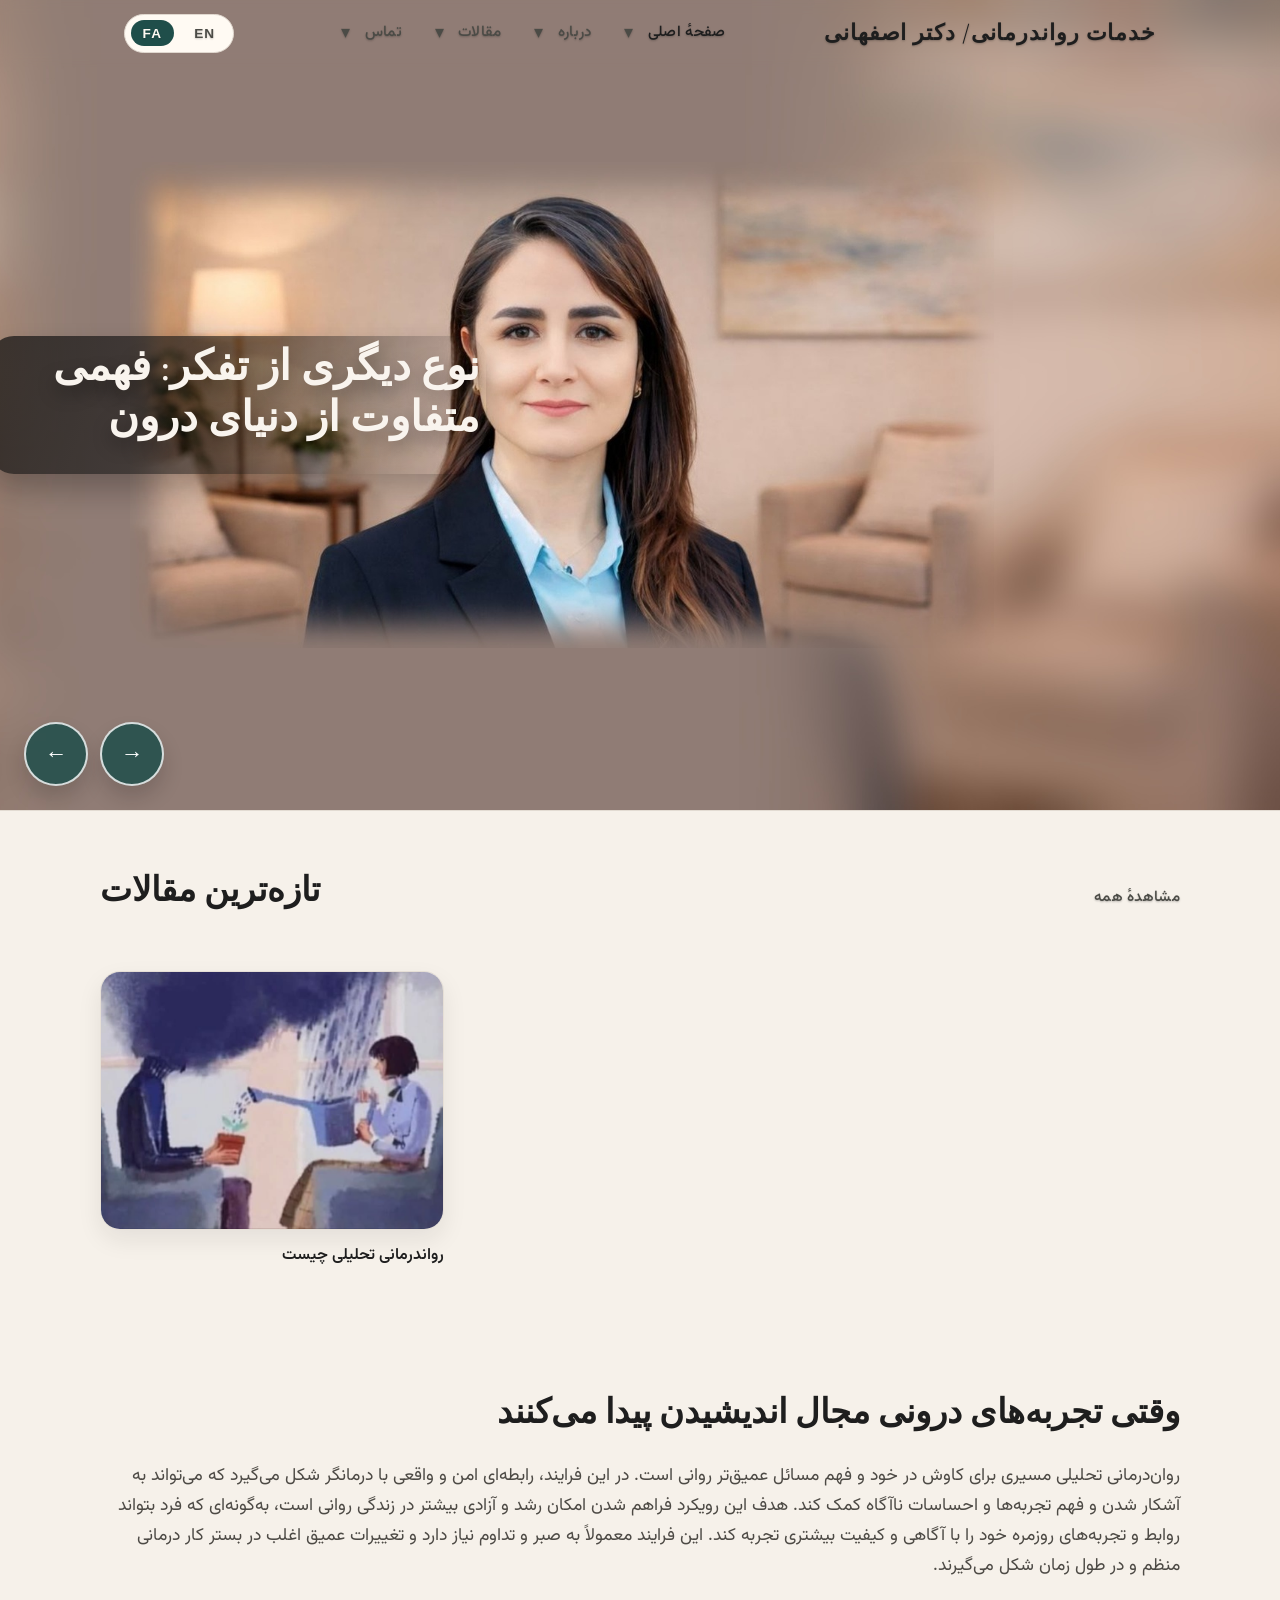
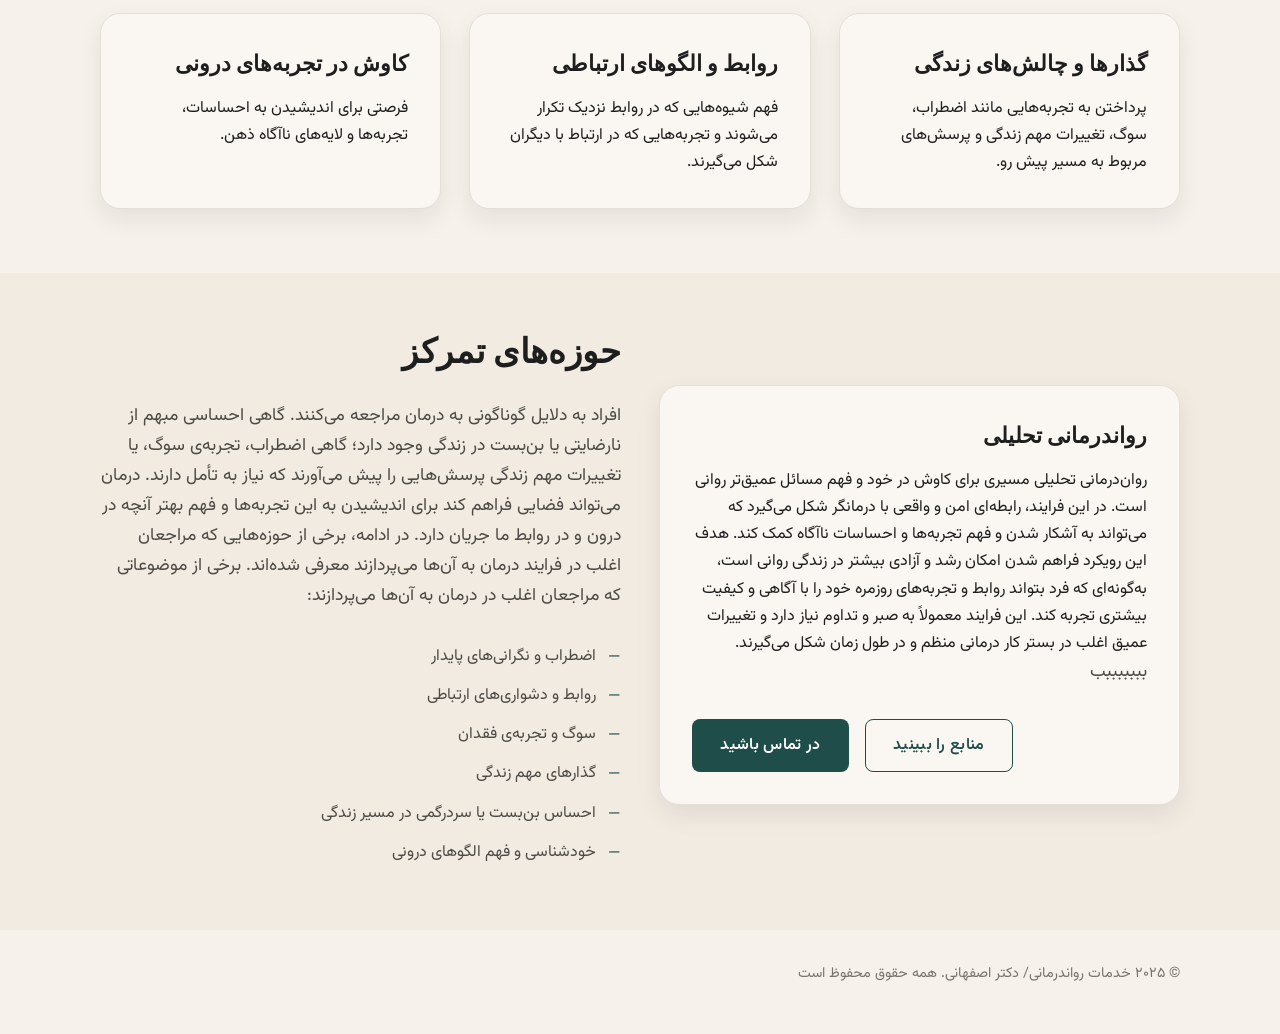
<file: index.html>
<!doctype html>
<html lang="fa">
  <head>
    <meta charset="UTF-8" />
    <meta name="viewport" content="width=device-width, initial-scale=1.0" />
    <title data-field="homePageTitle">Esfahani Therapy | Home</title>
    <meta
      name="description"
      content="Esfahani Therapy offers compassionate support and evidence-based care."
      data-content="homePageDescription"
    />
    <link rel="stylesheet" href="styles.css" />
  </head>
  <body class="home">
    <header class="site-header">
      <div class="container">
        <div class="nav-ribbon">
          <a class="logo" href="index.html" data-field="siteName"
            >Esfahani Therapy</a
          >
          <button
            class="nav-toggle"
            type="button"
            aria-label="Open menu"
            aria-expanded="false"
            data-nav-toggle
            data-aria-label="navMenuAriaLabel"
          >
            <span class="nav-toggle-icon" aria-hidden="true"></span>
          </button>
          <nav class="nav">
            <div class="nav-item">
              <a class="nav-link active" href="index.html" data-field="navHomeLabel"
                >Home</a
              >
              <button
                class="nav-arrow"
                type="button"
                aria-label="Show home highlights"
                data-aria-label="navHomeHighlightsAria"
              ></button>
              <div class="nav-dropdown">
                <p class="nav-dropdown-label" data-field="navHomeOverviewLabel">
                  Home overview
                </p>
                <p data-field="navHomeOverviewBody">
                  Preview the therapy philosophy and areas of focus.
                </p>
                <a class="nav-sub-link" href="index.html#home-overview"
                  data-field="homeSectionTitle"
                  >Therapy that honors complexity</a
                >
                <a class="nav-sub-link" href="index.html#focus"
                  data-field="focusSectionTitle"
                  >Areas of focus</a
                >
              </div>
            </div>
            <div class="nav-item">
              <a class="nav-link" href="about.html" data-field="navAboutLabel"
                >About</a
              >
              <button
                class="nav-arrow"
                type="button"
                aria-label="Show about highlights"
                data-aria-label="navAboutHighlightsAria"
              ></button>
              <div class="nav-dropdown">
                <p class="nav-dropdown-label" data-field="navAboutLabel">About</p>
                <p data-field="navAboutOverviewBody">
                  Learn about the practice, values, and background.
                </p>
                <a class="nav-sub-link" href="about.html#about-story"
                  data-field="navAboutStoryLabel"
                  >Our story</a
                >
                <a class="nav-sub-link" href="about.html#about-values"
                  data-field="navAboutValuesLabel"
                  >Guiding values</a
                >
                <a class="nav-sub-link" href="about.html#about-credentials"
                  data-field="navAboutCredentialsLabel"
                  >Credentials</a
                >
              </div>
            </div>
            <div class="nav-item">
              <a
                class="nav-link"
                href="articles.html"
                data-field="navArticlesLabel"
                >Articles</a
              >
              <button
                class="nav-arrow"
                type="button"
                aria-label="Show article topics"
                data-aria-label="navArticlesHighlightsAria"
              ></button>
              <div class="nav-dropdown">
                <p class="nav-dropdown-label" data-field="navArticlesLabel">
                  Articles
                </p>
                <p data-field="navArticlesOverviewBody">
                  Read reflections on emotional health and relationships.
                </p>
                <a class="nav-sub-link" href="articles.html#articles-listing"
                  data-field="navArticlesFeaturedLabel"
                  >Featured reflections</a
                >
                <a class="nav-sub-link" href="articles.html#articles-resources"
                  data-field="navArticlesResourcesLabel"
                  >Upcoming resources</a
                >
              </div>
            </div>
            <div class="nav-item">
              <a class="nav-link" href="contact.html" data-field="navContactLabel"
                >Contact</a
              >
              <button
                class="nav-arrow"
                type="button"
                aria-label="Show contact options"
                data-aria-label="navContactHighlightsAria"
              ></button>
              <div class="nav-dropdown">
                <p class="nav-dropdown-label" data-field="navContactLabel">
                  Contact
                </p>
                <p data-field="navContactOverviewBody">
                  Reach out for consultations or ongoing therapy.
                </p>
                <a class="nav-sub-link" href="contact.html#contact-details"
                  data-field="navContactEmailPhoneLabel"
                  >Email and phone</a
                >
                <a class="nav-sub-link" href="contact.html#contact-hours"
                  data-field="navContactOfficeHoursLabel"
                  >Office hours</a
                >
              </div>
            </div>
          </nav>
          <div class="language-toggle" role="group" aria-label="Language selection" data-aria-label="languageSelectionAriaLabel">
            <button
              class="language-button"
              type="button"
              data-language-toggle
              data-language="en"
              aria-pressed="false"
            >
              EN
            </button>
            <button
              class="language-button"
              type="button"
              data-language-toggle
              data-language="fa"
              aria-pressed="false"
            >
              FA
            </button>
          </div>
        </div>
      </div>
    </header>

    <main>
      <section class="hero hero-slider" aria-label="Featured highlights" data-aria-label="heroSectionAriaLabel">
        <div class="hero-media">
          <div class="hero-slides">
            <div class="hero-slide is-active">
              <div class="slide__copy hero-content">
                <h1 data-field="heroSlideOneHeadline">
                  Another kind of thinking: a different understanding of the inner world
                </h1>
              </div>
              <div class="slide__media">
                <picture>
                  <source media="(max-width: 768px)" srcset="uploads/hero_dominant_A_minus40_clean2.jpg" />
                  <source media="(min-width: 769px)" srcset="uploads/hero_pic1_16x9_1920x1080.jpg" />
                  <img
                    src="uploads/hero_pic1_16x9_1920x1080.jpg"
                    alt="Warm neutral textures layered in soft light"
                  />
                </picture>
              </div>
            </div>
          </div>
        </div>
        <div class="hero-controls-bar">
          <div class="hero-media-controls">
            <button
              class="hero-arrow"
              type="button"
              data-direction="prev"
              aria-label="Previous slide"
              data-aria-label="heroPrevSlideAriaLabel"
            >
              <span aria-hidden="true">←</span>
            </button>
            <button
              class="hero-arrow"
              type="button"
              data-direction="next"
              aria-label="Next slide"
              data-aria-label="heroNextSlideAriaLabel"
            >
              <span aria-hidden="true">→</span>
            </button>
          </div>
        </div>
        <div class="container hero-grid"></div>
      </section>

      <section class="section latest-articles-section" id="latest-articles">
        <div class="container">
          <div class="section-header">
            <h2 data-field="latestArticlesHeading">Latest articles</h2>
            <a class="nav-link" href="articles.html" data-field="latestArticlesViewAll">View all</a>
          </div>
          <div class="latest-articles" id="latest-articles-list"></div>
        </div>
      </section>

      <section class="section" id="home-overview">
        <div class="container">
          <h2 data-field="homeSectionTitle">Therapy that honors complexity</h2>
          <p class="lead" data-field="homeSectionLead">
            Our work is collaborative, thoughtful, and rooted in evidence-based
            practice—guided by warmth, honesty, and curiosity.
          </p>
          <div class="grid" id="home-cards"></div>
        </div>
      </section>

      <section class="section section-muted" id="focus">
        <div class="container">
          <div class="hero-grid">
            <div>
              <h2 data-field="focusSectionTitle">Areas of focus</h2>
              <p class="lead" data-field="focusSectionLead">
                Therapy can be a place to unpack anxiety, transitions, grief,
                or the question of “what’s next.” We support clients who are
                ready to engage with themselves more deeply.
              </p>
              <div class="list" id="focus-list"></div>
            </div>
            <div class="card">
              <h3 data-field="approachTitle">Approach</h3>
              <p data-field="approachBody">
                We work relationally and integratively, combining insight with
                practical tools. Sessions are paced with care and grounded in
                your goals.
              </p>
              <p class="lead" data-field="approachLead">
                Virtual appointments available. In-person sessions by request.
              </p>
              <div class="contact-actions">
                <a
                  class="button primary"
                  href="contact.html"
                  data-field="approachPrimaryCtaLabel"
                  data-href="approachPrimaryCtaLink"
                  >Get in touch</a
                >
                <a
                  class="button ghost"
                  href="articles.html"
                  data-field="approachSecondaryCtaLabel"
                  data-href="approachSecondaryCtaLink"
                  >Explore resources</a
                >
              </div>
            </div>
          </div>
        </div>
      </section>
    </main>

    <footer class="site-footer">
      <div class="container">
        <p data-field="footerText">© 2025 Esfahani Therapy. All rights reserved.</p>
      </div>
    </footer>

    <div
      class="mobile-contact"
      aria-label="Mobile contact actions"
      data-aria-label="mobileContactAriaLabel"
    >
      <a
        class="button primary"
        href="tel:+10000000000"
        data-field="phoneLabel"
        data-href="phoneLink"
        >Call</a
      >
      <a
        class="button ghost"
        href="mailto:hello@esfahani-therapy.com"
        data-field="emailLabel"
        data-href="emailLink"
        >Email</a
      >
    </div>
    <script src="site.js"></script>
  </body>
</html>
</file>
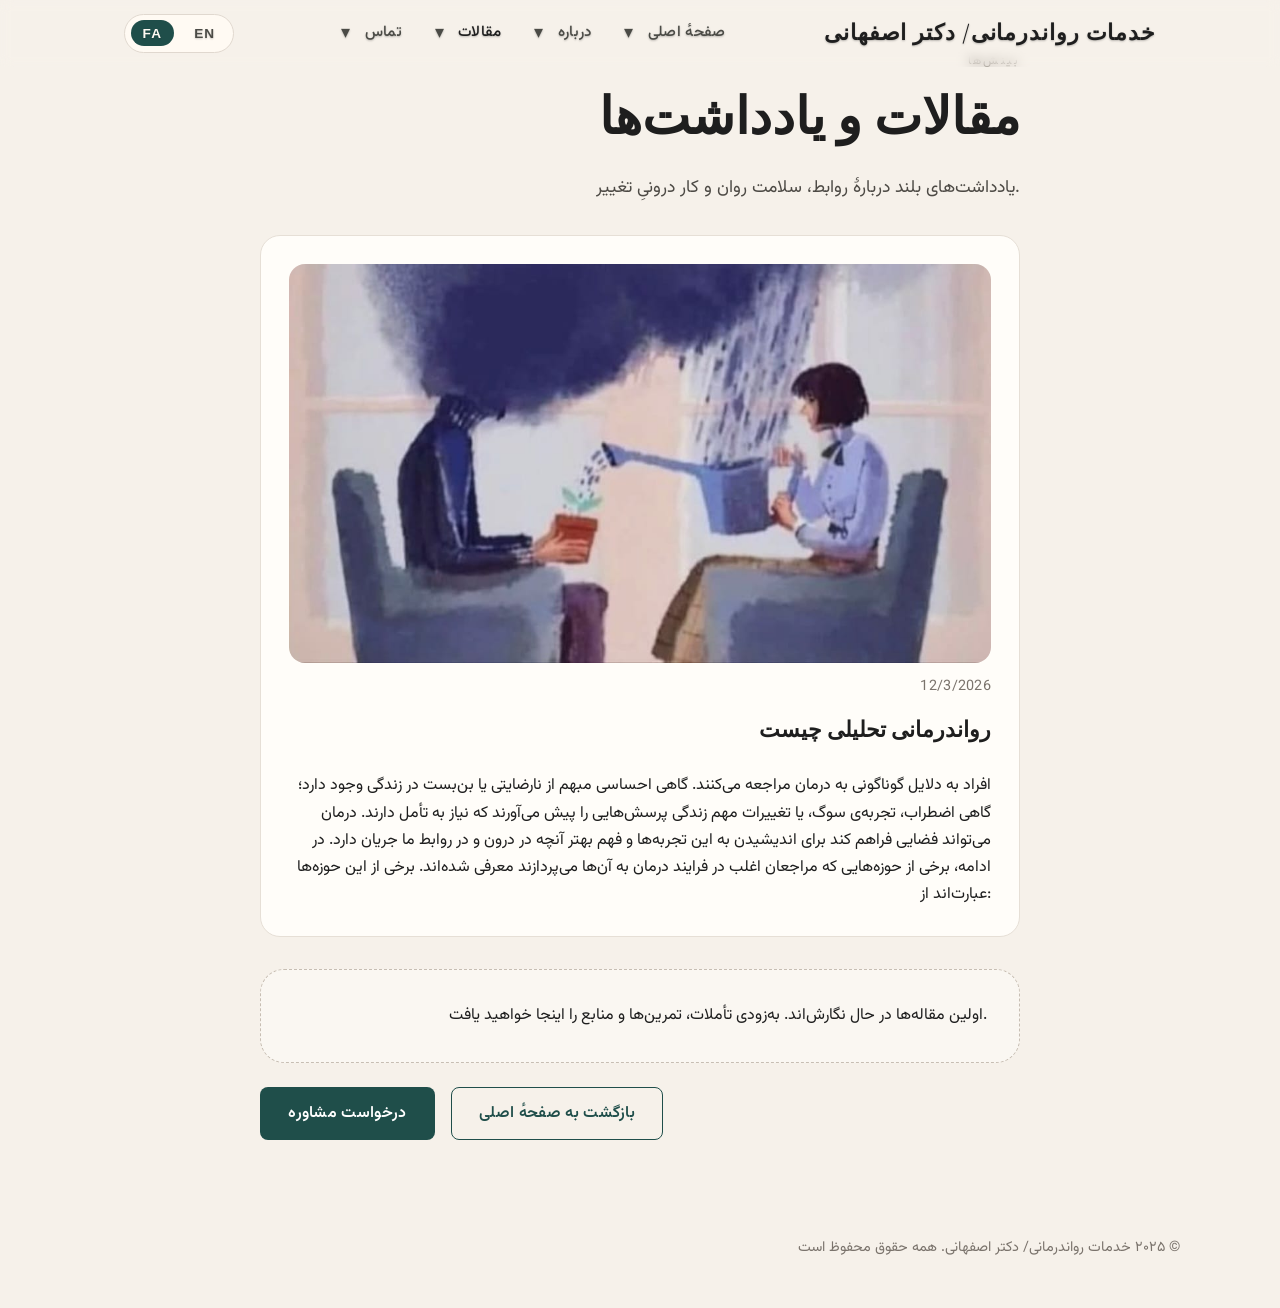
<file: articles.html>
<!doctype html>
<html lang="fa">
  <head>
    <meta charset="UTF-8" />
    <meta name="viewport" content="width=device-width, initial-scale=1.0" />
    <title data-field="articlesPageTitle">Esfahani Therapy | Articles</title>
    <meta
      name="description"
      content="Articles and resources from Esfahani Therapy."
      data-content="articlesPageDescription"
    />
    <link rel="stylesheet" href="styles.css" />
  </head>
  <body>
    <header class="site-header">
      <div class="container">
        <div class="nav-ribbon">
          <a class="logo" href="index.html" data-field="siteName"
            >Esfahani Therapy</a
          >
          <button
            class="nav-toggle"
            type="button"
            aria-label="Open menu"
            aria-expanded="false"
            data-nav-toggle
            data-aria-label="navMenuAriaLabel"
          >
            <span class="nav-toggle-icon" aria-hidden="true"></span>
          </button>
          <nav class="nav">
            <div class="nav-item">
              <a class="nav-link" href="index.html" data-field="navHomeLabel"
                >Home</a
              >
              <button
                class="nav-arrow"
                type="button"
                aria-label="Show home highlights"
                data-aria-label="navHomeHighlightsAria"
              ></button>
              <div class="nav-dropdown">
                <p class="nav-dropdown-label" data-field="navHomeOverviewLabel">
                  Home overview
                </p>
                <p data-field="navHomeOverviewBody">
                  Preview the therapy philosophy and areas of focus.
                </p>
                <a class="nav-sub-link" href="index.html#home-overview"
                  data-field="homeSectionTitle"
                  >Therapy that honors complexity</a
                >
                <a class="nav-sub-link" href="index.html#focus"
                  data-field="focusSectionTitle"
                  >Areas of focus</a
                >
              </div>
            </div>
            <div class="nav-item">
              <a class="nav-link" href="about.html" data-field="navAboutLabel"
                >About</a
              >
              <button
                class="nav-arrow"
                type="button"
                aria-label="Show about highlights"
                data-aria-label="navAboutHighlightsAria"
              ></button>
              <div class="nav-dropdown">
                <p class="nav-dropdown-label" data-field="navAboutLabel">About</p>
                <p data-field="navAboutOverviewBody">
                  Learn about the practice, values, and background.
                </p>
                <a class="nav-sub-link" href="about.html#about-story"
                  data-field="navAboutStoryLabel"
                  >Our story</a
                >
                <a class="nav-sub-link" href="about.html#about-values"
                  data-field="navAboutValuesLabel"
                  >Guiding values</a
                >
                <a class="nav-sub-link" href="about.html#about-credentials"
                  data-field="navAboutCredentialsLabel"
                  >Credentials</a
                >
              </div>
            </div>
            <div class="nav-item">
              <a
                class="nav-link active"
                href="articles.html"
                data-field="navArticlesLabel"
                >Articles</a
              >
              <button
                class="nav-arrow"
                type="button"
                aria-label="Show article topics"
                data-aria-label="navArticlesHighlightsAria"
              ></button>
              <div class="nav-dropdown">
                <p class="nav-dropdown-label" data-field="navArticlesLabel">
                  Articles
                </p>
                <p data-field="navArticlesOverviewBody">
                  Read reflections on emotional health and relationships.
                </p>
                <a class="nav-sub-link" href="articles.html#articles-listing"
                  data-field="navArticlesFeaturedLabel"
                  >Featured reflections</a
                >
                <a class="nav-sub-link" href="articles.html#articles-resources"
                  data-field="navArticlesResourcesLabel"
                  >Upcoming resources</a
                >
              </div>
            </div>
            <div class="nav-item">
              <a class="nav-link" href="contact.html" data-field="navContactLabel"
                >Contact</a
              >
              <button
                class="nav-arrow"
                type="button"
                aria-label="Show contact options"
                data-aria-label="navContactHighlightsAria"
              ></button>
              <div class="nav-dropdown">
                <p class="nav-dropdown-label" data-field="navContactLabel">
                  Contact
                </p>
                <p data-field="navContactOverviewBody">
                  Reach out for consultations or ongoing therapy.
                </p>
                <a class="nav-sub-link" href="contact.html#contact-details"
                  data-field="navContactEmailPhoneLabel"
                  >Email and phone</a
                >
                <a class="nav-sub-link" href="contact.html#contact-hours"
                  data-field="navContactOfficeHoursLabel"
                  >Office hours</a
                >
              </div>
            </div>
          </nav>
          <div class="language-toggle" role="group" aria-label="Language selection" data-aria-label="languageSelectionAriaLabel">
            <button
              class="language-button"
              type="button"
              data-language-toggle
              data-language="en"
              aria-pressed="false"
            >
              EN
            </button>
            <button
              class="language-button"
              type="button"
              data-language-toggle
              data-language="fa"
              aria-pressed="false"
            >
              FA
            </button>
          </div>
        </div>
      </div>
    </header>

    <main>
      <section class="section" id="articles-listing">
        <div class="container narrow">
          <p class="eyebrow" data-field="articlesEyebrow">Insights</p>
          <h1 data-field="articlesHeadline">Articles & reflections</h1>
          <p class="lead" data-field="articlesLead">
            Long-form reflections on relationships, emotional health, and the
            inner work of change.
          </p>
          <div class="articles-list" id="articles-list"></div>
          <div
            class="placeholder"
            data-field="articlesPlaceholder"
            id="articles-resources"
          >
            <p>
              The first essays are in progress. Soon, you will find reflections,
              practices, and resources here.
            </p>
          </div>
          <div class="contact-actions">
            <a
              class="button primary"
              href="contact.html"
              data-field="articlesPrimaryCtaLabel"
              data-href="articlesPrimaryCtaLink"
              >Request a consultation</a
            >
            <a
              class="button ghost"
              href="index.html"
              data-field="articlesSecondaryCtaLabel"
              data-href="articlesSecondaryCtaLink"
              >Return home</a
            >
          </div>
        </div>
      </section>
    </main>

    <footer class="site-footer">
      <div class="container">
        <p data-field="footerText">© 2025 Esfahani Therapy. All rights reserved.</p>
      </div>
    </footer>

    <div
      class="mobile-contact"
      aria-label="Mobile contact actions"
      data-aria-label="mobileContactAriaLabel"
    >
      <a
        class="button primary"
        href="tel:+10000000000"
        data-field="phoneLabel"
        data-href="phoneLink"
        >Call</a
      >
      <a
        class="button ghost"
        href="mailto:hello@esfahani-therapy.com"
        data-field="emailLabel"
        data-href="emailLink"
        >Email</a
      >
    </div>
    <script src="site.js"></script>
  </body>
</html>
</file>
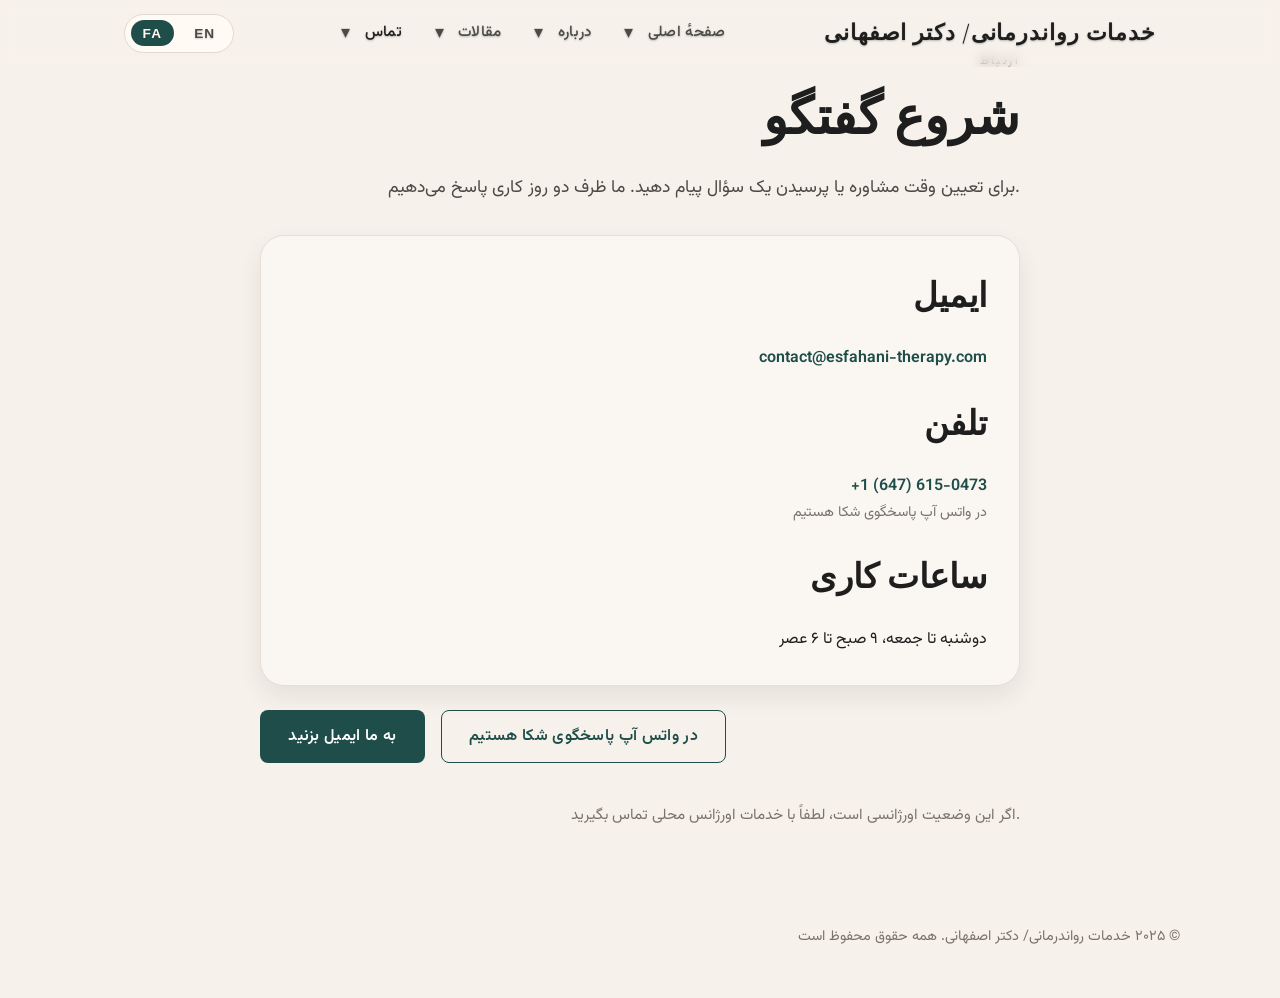
<file: contact.html>
<!doctype html>
<html lang="fa">
  <head>
    <meta charset="UTF-8" />
    <meta name="viewport" content="width=device-width, initial-scale=1.0" />
    <title data-field="contactPageTitle">Esfahani Therapy | Contact</title>
    <meta
      name="description"
      content="Contact Esfahani Therapy to schedule a consultation."
      data-content="contactPageDescription"
    />
    <link rel="stylesheet" href="styles.css" />
  </head>
  <body>
    <header class="site-header">
      <div class="container">
        <div class="nav-ribbon">
          <a class="logo" href="index.html" data-field="siteName"
            >Esfahani Therapy</a
          >
          <button
            class="nav-toggle"
            type="button"
            aria-label="Open menu"
            aria-expanded="false"
            data-nav-toggle
            data-aria-label="navMenuAriaLabel"
          >
            <span class="nav-toggle-icon" aria-hidden="true"></span>
          </button>
          <nav class="nav">
            <div class="nav-item">
              <a class="nav-link" href="index.html" data-field="navHomeLabel"
                >Home</a
              >
              <button
                class="nav-arrow"
                type="button"
                aria-label="Show home highlights"
                data-aria-label="navHomeHighlightsAria"
              ></button>
              <div class="nav-dropdown">
                <p class="nav-dropdown-label" data-field="navHomeOverviewLabel">
                  Home overview
                </p>
                <p data-field="navHomeOverviewBody">
                  Preview the therapy philosophy and areas of focus.
                </p>
                <a class="nav-sub-link" href="index.html#home-overview"
                  data-field="homeSectionTitle"
                  >Therapy that honors complexity</a
                >
                <a class="nav-sub-link" href="index.html#focus"
                  data-field="focusSectionTitle"
                  >Areas of focus</a
                >
              </div>
            </div>
            <div class="nav-item">
              <a class="nav-link" href="about.html" data-field="navAboutLabel"
                >About</a
              >
              <button
                class="nav-arrow"
                type="button"
                aria-label="Show about highlights"
                data-aria-label="navAboutHighlightsAria"
              ></button>
              <div class="nav-dropdown">
                <p class="nav-dropdown-label" data-field="navAboutLabel">About</p>
                <p data-field="navAboutOverviewBody">
                  Learn about the practice, values, and background.
                </p>
                <a class="nav-sub-link" href="about.html#about-story"
                  data-field="navAboutStoryLabel"
                  >Our story</a
                >
                <a class="nav-sub-link" href="about.html#about-values"
                  data-field="navAboutValuesLabel"
                  >Guiding values</a
                >
                <a class="nav-sub-link" href="about.html#about-credentials"
                  data-field="navAboutCredentialsLabel"
                  >Credentials</a
                >
              </div>
            </div>
            <div class="nav-item">
              <a
                class="nav-link"
                href="articles.html"
                data-field="navArticlesLabel"
                >Articles</a
              >
              <button
                class="nav-arrow"
                type="button"
                aria-label="Show article topics"
                data-aria-label="navArticlesHighlightsAria"
              ></button>
              <div class="nav-dropdown">
                <p class="nav-dropdown-label" data-field="navArticlesLabel">
                  Articles
                </p>
                <p data-field="navArticlesOverviewBody">
                  Read reflections on emotional health and relationships.
                </p>
                <a class="nav-sub-link" href="articles.html#articles-listing"
                  data-field="navArticlesFeaturedLabel"
                  >Featured reflections</a
                >
                <a class="nav-sub-link" href="articles.html#articles-resources"
                  data-field="navArticlesResourcesLabel"
                  >Upcoming resources</a
                >
              </div>
            </div>
            <div class="nav-item">
              <a
                class="nav-link active"
                href="contact.html"
                data-field="navContactLabel"
                >Contact</a
              >
              <button
                class="nav-arrow"
                type="button"
                aria-label="Show contact options"
                data-aria-label="navContactHighlightsAria"
              ></button>
              <div class="nav-dropdown">
                <p class="nav-dropdown-label" data-field="navContactLabel">
                  Contact
                </p>
                <p data-field="navContactOverviewBody">
                  Reach out for consultations or ongoing therapy.
                </p>
                <a class="nav-sub-link" href="contact.html#contact-details"
                  data-field="navContactEmailPhoneLabel"
                  >Email and phone</a
                >
                <a class="nav-sub-link" href="contact.html#contact-hours"
                  data-field="navContactOfficeHoursLabel"
                  >Office hours</a
                >
              </div>
            </div>
          </nav>
          <div class="language-toggle" role="group" aria-label="Language selection" data-aria-label="languageSelectionAriaLabel">
            <button
              class="language-button"
              type="button"
              data-language-toggle
              data-language="en"
              aria-pressed="false"
            >
              EN
            </button>
            <button
              class="language-button"
              type="button"
              data-language-toggle
              data-language="fa"
              aria-pressed="false"
            >
              FA
            </button>
          </div>
        </div>
      </div>
    </header>

    <main>
      <section class="section" id="contact-details">
        <div class="container narrow">
          <p class="eyebrow" data-field="contactEyebrow">Connect</p>
          <h1 data-field="contactHeadline">Start the conversation</h1>
          <p class="lead" data-field="contactLead">
            Reach out to schedule a consultation or ask a question. We respond
            within two business days.
          </p>
          <div class="contact-card">
            <div>
              <h2 data-field="contactEmailHeading">Email</h2>
              <p>
                <a
                  href="mailto:contact@esfahani-therapy.com"
                  data-field="emailAddress"
                  data-href="emailLink"
                  >contact@esfahani-therapy.com</a
                >
              </p>
            </div>
            <div>
              <h2 data-field="contactPhoneHeading">Phone</h2>
              <p>
                <a
                  href="tel:+10000000000"
                  data-field="phoneDisplay"
                  data-href="phoneLink"
                  >+1 (000) 000-0000</a
                >
              </p>
              <p class="hint" data-field="phoneHint">
                Update with your preferred contact number.
              </p>
            </div>
            <div id="contact-hours">
              <h2 data-field="navContactOfficeHoursLabel">Office hours</h2>
              <p data-field="officeHours">Monday–Friday, 9am–6pm</p>
            </div>
          </div>
          <div class="contact-actions">
            <a
              class="button primary"
              href="mailto:hello@esfahani-therapy.com"
              data-field="emailCtaLabel"
              data-href="emailLink"
              >Email us</a
            >
            <a
              class="button ghost"
              href="tel:+10000000000"
              data-field="phoneCtaLabel"
              data-href="phoneLink"
              >Call now</a
            >
          </div>
          <p class="note" data-field="contactNote">
            If this is an emergency, please contact local emergency services.
          </p>
        </div>
      </section>
    </main>

    <footer class="site-footer">
      <div class="container">
        <p data-field="footerText">© 2025 Esfahani Therapy. All rights reserved.</p>
      </div>
    </footer>

    <div
      class="mobile-contact"
      aria-label="Mobile contact actions"
      data-aria-label="mobileContactAriaLabel"
    >
      <a
        class="button primary"
        href="tel:+10000000000"
        data-field="phoneLabel"
        data-href="phoneLink"
        >Call</a
      >
      <a
        class="button ghost"
        href="mailto:hello@esfahani-therapy.com"
        data-field="emailLabel"
        data-href="emailLink"
        >Email</a
      >
    </div>
    <script src="site.js"></script>
  </body>
</html>
</file>
<file: styles.css>
@import url("https://fonts.googleapis.com/css2?family=Cormorant+Garamond:wght@400;500;600&family=Inter:wght@300;400;500;600&family=Vazirmatn:wght@300;400;500;600&display=swap");

* {
  box-sizing: border-box;
  margin: 0;
  padding: 0;
}

img {
  max-width: 100%;
  height: auto;
  display: block;
}

body {
  font-family: "Inter", system-ui, sans-serif;
  color: #1e1e1e;
  background: #f6f1ea;
  line-height: 1.7;
}

:root {
  --header-height: clamp(64px, 8vh, 96px);
}

html[lang="fa"] body {
  text-align: right;
}

html[lang="fa"] body {
  font-family: "Vazirmatn", "Inter", system-ui, sans-serif;
}

a {
  color: inherit;
  text-decoration: none;
}

.container {
  width: min(1080px, 90%);
  margin: 0 auto;
}

.container.narrow {
  width: min(760px, 92%);
}

.site-header {
  background: transparent;
  border-bottom: none;
  position: fixed;
  top: 0;
  left: 0;
  width: 100%;
  z-index: 1000;
  backdrop-filter: blur(6px);
}

.nav-ribbon {
  position: relative;
  display: flex;
  align-items: center;
  justify-content: space-between;
  padding: clamp(0.75rem, 1.5vw, 0.85rem) clamp(1rem, 2vw, 1.5rem);
  gap: clamp(1rem, 2vw, 1.5rem);
  background: transparent;
  border-radius: 0;
  border: none;
  box-shadow: none;
  margin: 0;
}

.logo {
  font-family: "Cormorant Garamond", serif;
  font-weight: 600;
  font-size: 1.4rem;
  letter-spacing: 0.04em;
  text-transform: none;
  text-shadow: 0 1px 2px rgba(16, 16, 16, 0.25);
}

.nav {
  display: flex;
  gap: clamp(0.75rem, 2vw, 1.5rem);
  flex-wrap: wrap;
  align-items: center;
}

.nav-toggle {
  display: none;
  border: 1px solid #e0d8cf;
  background: #fffaf3;
  color: #1e1e1e;
  width: 42px;
  height: 42px;
  border-radius: 999px;
  font-size: 1.4rem;
  cursor: pointer;
  align-items: center;
  justify-content: center;
}

.nav-toggle-icon {
  width: 18px;
  height: 2px;
  background: currentColor;
  display: block;
  position: relative;
}

.nav-toggle-icon::before,
.nav-toggle-icon::after {
  content: "";
  position: absolute;
  left: 0;
  width: 18px;
  height: 2px;
  background: currentColor;
}

.nav-toggle-icon::before {
  top: -6px;
}

.nav-toggle-icon::after {
  top: 6px;
}

html[lang="fa"] .nav {
  flex-direction: row;
}

html[lang="fa"] .nav-ribbon {
  flex-direction: row-reverse;
}

html[lang="fa"] .nav-item {
  flex-direction: row;
  direction: rtl;
}

html[lang="fa"] .nav-item:nth-child(1) {
  order: 4;
}

html[lang="fa"] .nav-item:nth-child(2) {
  order: 3;
}

html[lang="fa"] .nav-item:nth-child(3) {
  order: 2;
}

html[lang="fa"] .nav-item:nth-child(4) {
  order: 1;
}

.nav-item {
  position: static;
  display: inline-flex;
  align-items: center;
  gap: 0.35rem;
}

.nav-arrow {
  border: none;
  background: transparent;
  color: #4b4b46;
  font-size: 1.1rem;
  cursor: pointer;
  padding: 0.35rem 0.55rem;
  border-radius: 999px;
  line-height: 1;
  text-shadow: 0 1px 2px rgba(16, 16, 16, 0.25);
}

.nav-arrow::before {
  content: "▾";
  display: block;
}

.nav-arrow:hover,
.nav-arrow:focus-visible {
  background: rgba(31, 78, 74, 0.12);
  color: #1e1e1e;
}

.nav-dropdown {
  position: absolute;
  top: calc(100% + 0.25rem);
  left: 0;
  right: 0;
  min-width: 0;
  max-width: none;
  width: 100%;
  background: #fffaf3;
  border-radius: 1rem;
  border: 1px solid #e4ddd4;
  padding: 1.25rem 1.5rem;
  box-shadow: 0 18px 30px rgba(28, 24, 20, 0.12);
  display: grid;
  gap: 0.5rem;
  opacity: 0;
  transform: translateY(-6px);
  pointer-events: none;
  transition: opacity 0.2s ease, transform 0.2s ease;
  z-index: 20;
}

html[lang="fa"] .nav-dropdown {
  text-align: right;
}

.language-toggle {
  display: inline-flex;
  align-items: center;
  gap: 0.5rem;
  padding: 0.35rem;
  border-radius: 999px;
  border: 1px solid #e0d8cf;
  background: #fffaf3;
}

.language-button {
  border: none;
  background: transparent;
  font-weight: 600;
  font-size: 0.85rem;
  letter-spacing: 0.08em;
  color: #4b4b46;
  padding: 0.35rem 0.75rem;
  border-radius: 999px;
  cursor: pointer;
  text-shadow: 0 1px 2px rgba(16, 16, 16, 0.2);
}

.language-button.is-active {
  background: #1f4e4a;
  color: #fffaf3;
}

html[lang="fa"] .language-toggle {
  flex-direction: row-reverse;
}

.nav-dropdown-label {
  font-size: 0.8rem;
  letter-spacing: 0.14em;
  text-transform: uppercase;
  color: #7a736c;
}

.nav-sub-link {
  font-weight: 600;
  color: #1f4e4a;
  font-size: 0.95rem;
}

.nav-sub-link:hover {
  color: #183f3b;
}

.nav-link {
  color: #4b4b46;
  font-weight: 500;
  font-size: 0.95rem;
  letter-spacing: 0.02em;
  text-shadow: 0 1px 2px rgba(16, 16, 16, 0.25);
}

.nav-link.active,
.nav-link:hover {
  color: #1e1e1e;
}

.nav-item:hover .nav-dropdown,
.nav-item:focus-within .nav-dropdown {
  opacity: 1;
  transform: translateY(0);
  pointer-events: auto;
}

@media (max-width: 900px) {
  .nav-ribbon {
    flex-wrap: wrap;
  }

  .nav-toggle {
    display: inline-flex;
  }

  .nav {
    display: none;
    width: 100%;
    flex-direction: column;
    align-items: flex-start;
    gap: 0.75rem;
    padding-top: 0.5rem;
  }

  html[lang="fa"] .nav {
    align-items: flex-end;
  }

  .nav-open .nav {
    text-align: left;
  }

  html[lang="fa"] .nav-open .nav {
    text-align: right;
  }

  .language-toggle {
    display: none;
  }

  .nav-open .nav {
    display: flex;
    background: rgba(253, 248, 241, 0.88);
    border-radius: 1rem;
    padding: 0.75rem 1rem;
    box-shadow: 0 12px 24px rgba(28, 24, 20, 0.12);
  }

  .nav-open .language-toggle {
    display: inline-flex;
    margin-left: auto;
  }

  .nav-open .nav-link,
  .nav-open .language-button {
    text-shadow: 0 2px 4px rgba(16, 16, 16, 0.35);
  }

  html[lang="fa"] .nav-open .language-toggle {
    margin-right: auto;
    margin-left: 0;
  }

  .nav-item {
    width: 100%;
  }

  .nav-dropdown {
    position: static;
    opacity: 1;
    transform: none;
    pointer-events: auto;
    padding: 0.75rem 1rem;
  }
}

.hero {
  padding: clamp(2rem, 4vw, 4rem) 0 clamp(2rem, 4vw, 3rem);
}

.hero-slider {
  --hero-surface: #f0e3d5;
  position: relative;
  overflow: hidden;
  padding: 0;
  margin: 0;
  background: var(--hero-surface);
  border-bottom: 1px solid #e2dbd2;
  min-height: 0;
}

body.home .hero-slider {
  margin-top: 0;
}

.hero-slider::before {
  content: "";
  position: absolute;
  inset: 0;
  background: linear-gradient(
    120deg,
    rgba(16, 16, 16, 0.15),
    rgba(16, 16, 16, 0.35)
  );
  z-index: 0;
}

.hero-slides {
  position: absolute;
  inset: 0;
  z-index: 0;
}

.hero-slide {
  position: absolute;
  inset: 0;
  display: grid;
  grid-template-columns: minmax(0, 1fr) minmax(0, 1fr);
  align-items: center;
  padding: 0;
  opacity: 0;
  transition: opacity 0.6s ease;
}

.hero-slide.is-active {
  opacity: 1;
}

.hero-slide::before {
  content: "";
  position: absolute;
  inset: 0;
  background: linear-gradient(
    90deg,
    color-mix(in srgb, var(--hero-surface) 82%, transparent) 0%,
    color-mix(in srgb, var(--hero-surface) 70%, transparent) 34%,
    color-mix(in srgb, var(--hero-surface) 28%, transparent) 58%,
    rgba(246, 241, 234, 0.015) 72%,
    rgba(246, 241, 234, 0) 84%
  );
  z-index: 1;
}

.slide__copy {
  position: relative;
  z-index: 2;
  max-width: 480px;
  padding-inline: clamp(1.5rem, 4vw, 4rem);
  pointer-events: auto;
}

.slide__copy::before {
  content: "";
  position: absolute;
  inset: -0.65rem 28% -0.65rem -0.9rem;
  background: linear-gradient(
    90deg,
    color-mix(in srgb, var(--hero-surface) 44%, transparent) 0%,
    color-mix(in srgb, var(--hero-surface) 22%, transparent) 40%,
    rgba(246, 241, 234, 0) 78%
  );
  z-index: 0;
  border-radius: 1rem;
  pointer-events: none;
}

.slide__copy > * {
  position: relative;
  z-index: 1;
}

.hero-slider .slide__copy {
  padding: clamp(1.6rem, 3vw, 2.6rem);
}

.hero-slider .slide__copy::before {
  content: "";
  position: absolute;
  inset: -0.4rem -0.4rem -0.4rem -0.6rem;
  border-radius: 1.5rem;
  background: linear-gradient(
    110deg,
    rgba(17, 17, 17, 0.72) 0%,
    rgba(17, 17, 17, 0.58) 45%,
    rgba(17, 17, 17, 0.25) 75%,
    rgba(17, 17, 17, 0) 100%
  );
  box-shadow: 0 16px 28px rgba(19, 16, 14, 0.28);
  z-index: 0;
  pointer-events: none;
}

.hero-slider h1 {
  font-size: clamp(2.2rem, 3.3vw, 3.1rem);
  color: #f9f4ee;
  text-shadow: 0 8px 18px rgba(10, 8, 7, 0.35);
}

.slide__media {
  position: absolute;
  inset: 0;
  z-index: 0;
  background: var(--hero-surface);
  overflow: hidden;
  border: 0;
  box-shadow: none;
}

.slide__media::before {
  content: "";
  position: absolute;
  inset: 0;
  background: linear-gradient(
    90deg,
    color-mix(in srgb, var(--hero-surface) 56%, transparent) 0%,
    color-mix(in srgb, var(--hero-surface) 34%, transparent) 12%,
    color-mix(in srgb, var(--hero-surface) 14%, transparent) 24%,
    rgba(246, 241, 234, 0) 40%
  );
  z-index: 1;
  pointer-events: none;
}

.slide__media::after {
  content: "";
  position: absolute;
  inset: 0;
  background:
    linear-gradient(
      270deg,
      color-mix(in srgb, var(--hero-surface) 42%, transparent) 0%,
      transparent 12%
    ),
    linear-gradient(
      0deg,
      color-mix(in srgb, var(--hero-surface) 38%, transparent) 0%,
      transparent 10%
    );
  z-index: 1;
  pointer-events: none;
}



.slide__media img {
  position: relative;
  z-index: 0;
  width: 100%;
  height: 100%;
  object-fit: cover;
  object-position: 75% center;
  display: block;
}

@media (min-width: 901px) {
  .hero-slider .hero-slide::before {
    background: none;
  }

  .hero-slider .slide__media::before,
  .hero-slider .slide__media::after {
    background: none;
  }

  .hero-slider .slide__copy {
    width: fit-content;
    max-width: 480px;
    display: inline-block;
    justify-self: start;
  }

  .hero-slider .slide__media img {
    object-position: 99% 30%;
    transform: none;
    mask-image: none;
    -webkit-mask-image: none;
  }
}

.slide__media--placeholder {
  display: flex;
  align-items: center;
  justify-content: center;
  background: linear-gradient(135deg, #e2d4c2, #cbb8a4);
}

.slide__media--placeholder .hero-slide-shape {
  width: min(420px, 60%);
  height: min(420px, 60%);
  border-radius: 50%;
  border: 2px dashed rgba(30, 30, 30, 0.15);
  background: rgba(255, 255, 255, 0.25);
}

.hero-content {
  max-width: 460px;
  position: relative;
  z-index: 1;
  background: rgba(247, 241, 233, 0.92);
  padding: clamp(1.5rem, 3vw, 2.5rem);
  border-radius: 1.75rem;
  box-shadow: 0 18px 30px rgba(38, 32, 28, 0.18);
}

.hero-slider .hero-content {
  background: transparent;
  padding: 0;
  box-shadow: none;
}

.is-fa .hero-slider .hero-content {
  direction: rtl;
  text-align: right;
  unicode-bidi: plaintext;
}

.eyebrow {
  text-transform: uppercase;
  font-size: 0.75rem;
  letter-spacing: 0.2em;
  color: #6f675f;
  margin-bottom: 1rem;
}

h1 {
  font-family: "Cormorant Garamond", serif;
  font-size: clamp(2.6rem, 4vw, 3.6rem);
  line-height: 1.2;
  margin-bottom: 1.5rem;
  color: #1e1e1e;
  font-weight: 600;
}

h2 {
  font-family: "Cormorant Garamond", serif;
  font-size: 2.1rem;
  margin-bottom: 1.25rem;
  color: #1e1e1e;
  font-weight: 600;
}

h3 {
  font-family: "Cormorant Garamond", serif;
  font-size: 1.35rem;
  margin-bottom: 0.75rem;
  font-weight: 600;
}

.lead {
  font-size: 1.1rem;
  color: #4d4a45;
  margin-bottom: 2rem;
}

.hero-actions {
  display: flex;
  flex-wrap: wrap;
  gap: 1rem;
}

.hero-controls {
  margin-top: 2rem;
  display: flex;
  align-items: center;
  gap: 1rem;
}

.hero-dots {
  display: inline-flex;
  gap: 0.5rem;
  padding: 0.35rem 0.75rem;
  background: rgba(255, 255, 255, 0.85);
  border-radius: 999px;
  border: 1px solid rgba(30, 30, 30, 0.12);
}

.hero-dot {
  width: 10px;
  height: 10px;
  border-radius: 50%;
  border: none;
  background: rgba(31, 78, 74, 0.25);
  cursor: pointer;
}

.hero-dot.is-active {
  background: #1f4e4a;
}

.hero-media {
  position: relative;
  width: 100%;
  height: clamp(560px, 90svh, calc(100svh - var(--header-height)));
  border-radius: 0;
  overflow: hidden;
  box-shadow: none;
  z-index: 0;
  --hero-controls-height: calc(clamp(44px, 8vw, 64px) + 0.75rem);
}

.hero-controls-bar {
  position: absolute;
  bottom: calc(
    clamp(0.75rem, 2vw, 1.5rem) + env(safe-area-inset-bottom, 0px)
  );
  right: clamp(0.75rem, 2vw, 1.5rem);
  z-index: 3;
}

.is-fa .hero-controls-bar {
  right: auto;
  left: clamp(0.75rem, 2vw, 1.5rem);
}

.hero-media-controls {
  display: inline-flex;
  gap: 0.75rem;
  align-items: center;
}

.hero-arrow {
  width: clamp(44px, 8vw, 64px);
  height: clamp(44px, 8vw, 64px);
  border-radius: 999px;
  border: 2px solid rgba(255, 255, 255, 0.8);
  background: rgba(31, 78, 74, 0.85);
  color: #fff;
  font-size: clamp(1rem, 2.4vw, 1.4rem);
  cursor: pointer;
  display: inline-flex;
  align-items: center;
  justify-content: center;
  box-shadow: 0 12px 20px rgba(28, 24, 20, 0.18);
}

.hero-arrow:hover {
  background: rgba(24, 63, 59, 0.9);
}

.button {
  padding: 0.75rem 1.7rem;
  border-radius: 8px;
  border: 1px solid transparent;
  font-weight: 600;
  letter-spacing: 0.02em;
  transition: all 0.2s ease;
}

.button.primary {
  background: #1f4e4a;
  color: #fff;
}

.button.primary:hover {
  background: #183f3b;
}

.button.ghost {
  border-color: #1f4e4a;
  color: #1f4e4a;
  background: transparent;
}

.button.ghost:hover {
  background: rgba(31, 78, 74, 0.08);
}

.section {
  padding: clamp(2.5rem, 4vw, 3.5rem) 0 clamp(3rem, 5vw, 4.5rem);
}

.section-header {
  display: flex;
  align-items: baseline;
  justify-content: space-between;
  gap: 1rem;
  margin-bottom: 2rem;
}

.latest-articles {
  display: grid;
  grid-template-columns: repeat(3, minmax(0, 1fr));
  gap: 1.5rem;
}

.latest-article-card {
  display: flex;
  flex-direction: column;
  gap: 0.75rem;
}

.latest-article-card a {
  color: inherit;
}

.latest-article-media {
  border-radius: 1.25rem;
  overflow: hidden;
  border: 1px solid #e6dfd6;
  background: #fffdf9;
  box-shadow: 0 10px 25px rgba(30, 30, 30, 0.08);
}

.latest-article-media img {
  width: 100%;
  height: 100%;
  aspect-ratio: 4 / 3;
  object-fit: cover;
}

.latest-article-title {
  font-weight: 600;
  font-size: 1rem;
  color: #1e1e1e;
}

.grid {
  display: grid;
  grid-template-columns: repeat(auto-fit, minmax(230px, 1fr));
  gap: 1.75rem;
}

.card {
  background: #faf7f2;
  padding: 2rem;
  border-radius: 1.25rem;
  border: 1px solid #e6dfd6;
  box-shadow: 0 10px 25px rgba(30, 30, 30, 0.08);
}

.contact-card {
  display: grid;
  gap: 1.5rem;
  background: #faf7f2;
  padding: 2rem;
  border-radius: 1.5rem;
  border: 1px solid #e6dfd6;
  box-shadow: 0 10px 25px rgba(30, 30, 30, 0.08);
}

.contact-card a {
  color: #1f4e4a;
  font-weight: 600;
}

.hint {
  font-size: 0.9rem;
  color: #7a736c;
}

.note {
  margin-top: 2.5rem;
  color: #7a736c;
  font-size: 0.95rem;
}

.placeholder {
  background: #faf7f2;
  border-radius: 1.5rem;
  padding: 2rem;
  border: 1px dashed #c7beb3;
}

.articles-list {
  display: grid;
  gap: 1.5rem;
  margin: 2rem 0;
}

.article-card {
  display: grid;
  gap: 0.75rem;
  padding: 1.75rem;
  background: #fffdf9;
  border-radius: 1.25rem;
  border: 1px solid #e6dfd6;
}

.article-card img {
  width: 100%;
  height: auto;
  border-radius: 1rem;
}

.article-meta {
  font-size: 0.9rem;
  color: #7a736c;
  letter-spacing: 0.02em;
  text-transform: uppercase;
}

.site-footer {
  padding: 2rem 0 3rem;
  color: #7a736c;
  font-size: 0.9rem;
}

html[lang="fa"] .site-footer [data-field="footerText"] {
  direction: rtl;
  unicode-bidi: plaintext;
}

.hero-grid {
  display: grid;
  grid-template-columns: repeat(auto-fit, minmax(260px, 1fr));
  gap: clamp(1.5rem, 3vw, 2.5rem);
  align-items: center;
  position: relative;
  z-index: 1;
}

.hero-slider .hero-grid {
  position: absolute;
  inset: 0;
  z-index: 2;
  display: flex;
  align-items: center;
  grid-template-columns: minmax(0, 1fr);
  padding: clamp(5.5rem, 10vw, 7.5rem) 0 clamp(3.5rem, 5vw, 5rem);
  pointer-events: none;
}

.portrait {
  background: #ebe4da;
  border-radius: 1.5rem;
  min-height: clamp(260px, 45vw, 360px);
  display: flex;
  align-items: center;
  justify-content: center;
  text-align: center;
  padding: clamp(1.25rem, 3vw, 2rem);
  border: 1px solid #e0d7cd;
}

.portrait img {
  width: 100%;
  height: 100%;
  max-height: 520px;
  object-fit: cover;
  border-radius: 1.25rem;
}

.list {
  display: grid;
  gap: 0.75rem;
  margin-top: 1rem;
}

.list-item {
  display: flex;
  gap: 0.75rem;
  align-items: flex-start;
  color: #4d4a45;
}

.list-item::before {
  content: "—";
  color: #1f4e4a;
}

html[lang="fa"] #focus-list .list-item {
  direction: rtl;
  text-align: right;
}

.section-muted {
  background: #f1ebe2;
}

.contact-actions {
  display: flex;
  flex-wrap: wrap;
  gap: 1rem;
  margin-top: 1.5rem;
}

.mobile-contact {
  display: none;
  position: static;
  margin: 2rem auto 0;
  gap: 0.75rem;
  z-index: 20;
}

.mobile-contact .button {
  padding: 0.65rem 1.25rem;
  font-size: 0.9rem;
}

@media (max-width: 1024px) {
  .container {
    width: min(960px, 92%);
  }

  .hero-content {
    max-width: 520px;
  }
}

@media (max-width: 900px) {
  .latest-articles {
    grid-template-columns: repeat(2, minmax(0, 1fr));
  }

  .nav-ribbon {
    align-items: flex-start;
  }

  .nav {
    width: 100%;
    justify-content: flex-start;
    gap: 0.75rem;
  }

  .nav-item {
    width: 100%;
    justify-content: space-between;
  }

  .nav-link {
    padding: 0.25rem 0;
  }

  .nav-dropdown {
    width: 100%;
  }

  .nav-arrow {
    display: none;
  }

  .hero-slider {
    min-height: 0;
  }

  .hero-slide {
    display: flex;
    flex-direction: column;
    justify-content: flex-end;
    grid-template-columns: 1fr;
    grid-template-rows: auto auto;
    padding: 0;
    text-align: left;
    background: transparent;
    color: #f8f4ee;
  }

  .hero-slide::before {
    background: linear-gradient(
      180deg,
      rgba(16, 16, 16, 0) 45%,
      rgba(16, 16, 16, 0.65) 100%
    );
    z-index: 1;
  }

  .slide__media {
    position: absolute;
    inset: 0;
    order: 0;
    height: 100%;
    border-radius: 0;
  }

  .slide__copy {
    order: 1;
    width: 100%;
    margin-top: 0;
    padding: clamp(1.5rem, 6vw, 2.5rem);
  }

  .hero-slide h1 {
    color: inherit;
  }

  .hero-controls-bar {
    left: auto;
    right: clamp(0.75rem, 2vw, 1.5rem);
    transform: none;
  }
}

@media (max-width: 720px) {
  .site-header {
    background: transparent;
    border-bottom: none;
  }

  .nav-ribbon {
    background: transparent;
  }

  .hero {
    padding-top: 0;
  }

  .hero-slider {
    margin-top: 0;
    padding: 0;
  }

  .hero-media {
    position: relative;
    height: clamp(380px, 80svh, calc(100svh - var(--header-height)));
    border-radius: 0;
    margin-top: 0;
  }

  .hero-slides {
    position: absolute;
  }

  .hero-slider::before {
    border-radius: 0;
    background: none;
  }

  .section-header {
    flex-direction: column;
    align-items: flex-start;
  }

  .latest-articles {
    grid-template-columns: minmax(0, 1fr);
  }

  .nav-ribbon {
    flex-direction: row;
    align-items: center;
    padding: 1rem 1.25rem;
  }

  html[lang="fa"] .nav-ribbon {
    flex-direction: row-reverse;
  }

  .nav-toggle {
    margin-inline-start: auto;
  }

  html[lang="fa"] .nav-toggle {
    margin-inline-start: 1rem;
    margin-inline-end: auto;
  }

  .nav {
    width: 100%;
    justify-content: flex-start;
  }

  .nav-dropdown {
    position: static;
    display: none;
    opacity: 0;
    transform: none;
    pointer-events: none;
    box-shadow: none;
    margin-top: 0.5rem;
  }

  .hero {
    padding-top: 0;
  }

  .hero-slider {
    min-height: 0;
  }

  .hero-content {
    max-width: 100%;
    padding: 1.5rem;
    background: transparent;
    box-shadow: none;
  }

  .hero-controls-bar {
    position: relative;
    bottom: auto;
    right: auto;
    left: auto;
    width: 100%;
    padding: 0.75rem 1rem calc(1rem + env(safe-area-inset-bottom, 0px));
    display: flex;
    justify-content: flex-end;
    background: var(--hero-surface);
    border-top: 1px solid rgba(226, 219, 210, 0.7);
  }

  .is-fa .hero-controls-bar {
    justify-content: flex-start;
  }

  .mobile-contact {
    display: flex;
    justify-content: center;
  }
}

@media (max-width: 560px) {
  .hero-content {
    border-radius: 1.25rem;
  }

  .button {
    width: 100%;
    text-align: center;
  }

  .hero-actions,
  .contact-actions {
    flex-direction: column;
  }

  .hero-dots {
    width: 100%;
    justify-content: center;
  }
}

@media (max-width: 768px) {
  .site-header {
    padding-top: env(safe-area-inset-top, 0px);
    background: linear-gradient(
      180deg,
      rgba(22, 22, 22, 0.32) 0%,
      rgba(22, 22, 22, 0.14) 55%,
      rgba(22, 22, 22, 0) 100%
    );
    backdrop-filter: blur(8px);
  }

  .nav-ribbon {
    padding: 0.85rem 1rem;
  }

  .hero-slider,
  .hero-media {
    min-height: 78svh;
  }

  .hero-media {
    height: auto;
  }

  .hero-slides,
  .hero-slide,
  .slide__media,
  .slide__media img {
    width: 100%;
    height: 100%;
  }

  .slide__media {
    inset: 0;
    border-radius: 0;
  }

  .slide__media::before,
  .slide__media::after {
    background: none;
  }

  .slide__media img {
    object-position: 60% 20%;
  }

  .hero-slide::before {
    background: none;
  }

  .slide__copy {
    padding-left: 20px;
    padding-right: 20px;
    padding-bottom: calc(2.5rem + env(safe-area-inset-bottom, 0px));
  }

  .slide__copy::before {
    inset: -3rem -8vw -2.5rem -20px;
    border-radius: 0;
    background:
      radial-gradient(
        120% 90% at 5% 100%,
        rgba(22, 22, 22, 0.56) 0%,
        rgba(22, 22, 22, 0.38) 35%,
        rgba(22, 22, 22, 0.12) 62%,
        rgba(22, 22, 22, 0) 86%
      ),
      linear-gradient(
        90deg,
        rgba(22, 22, 22, 0.42) 0%,
        rgba(22, 22, 22, 0.24) 30%,
        rgba(22, 22, 22, 0.08) 55%,
        rgba(22, 22, 22, 0) 78%
      );
  }

  .hero-controls-bar {
    padding-bottom: calc(1rem + env(safe-area-inset-bottom, 0px));
    z-index: 4;
  }
}
</file>
